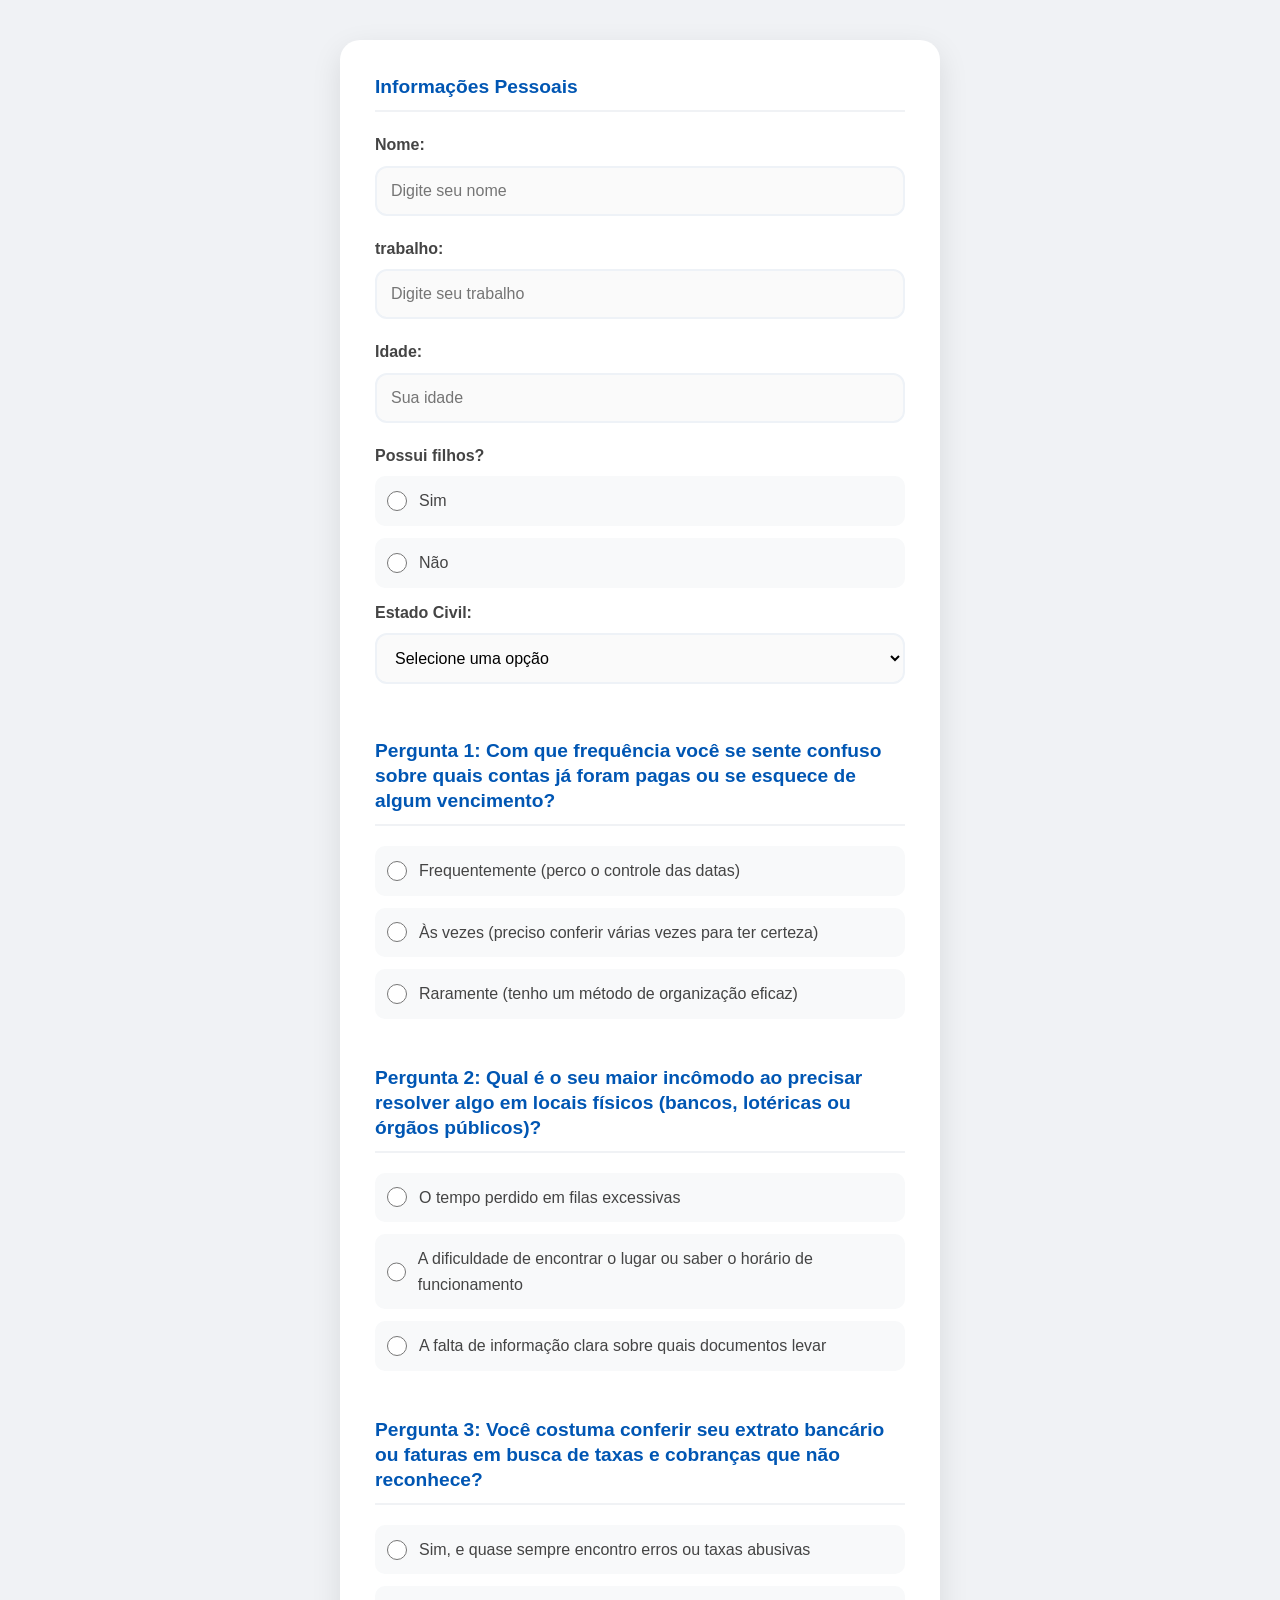
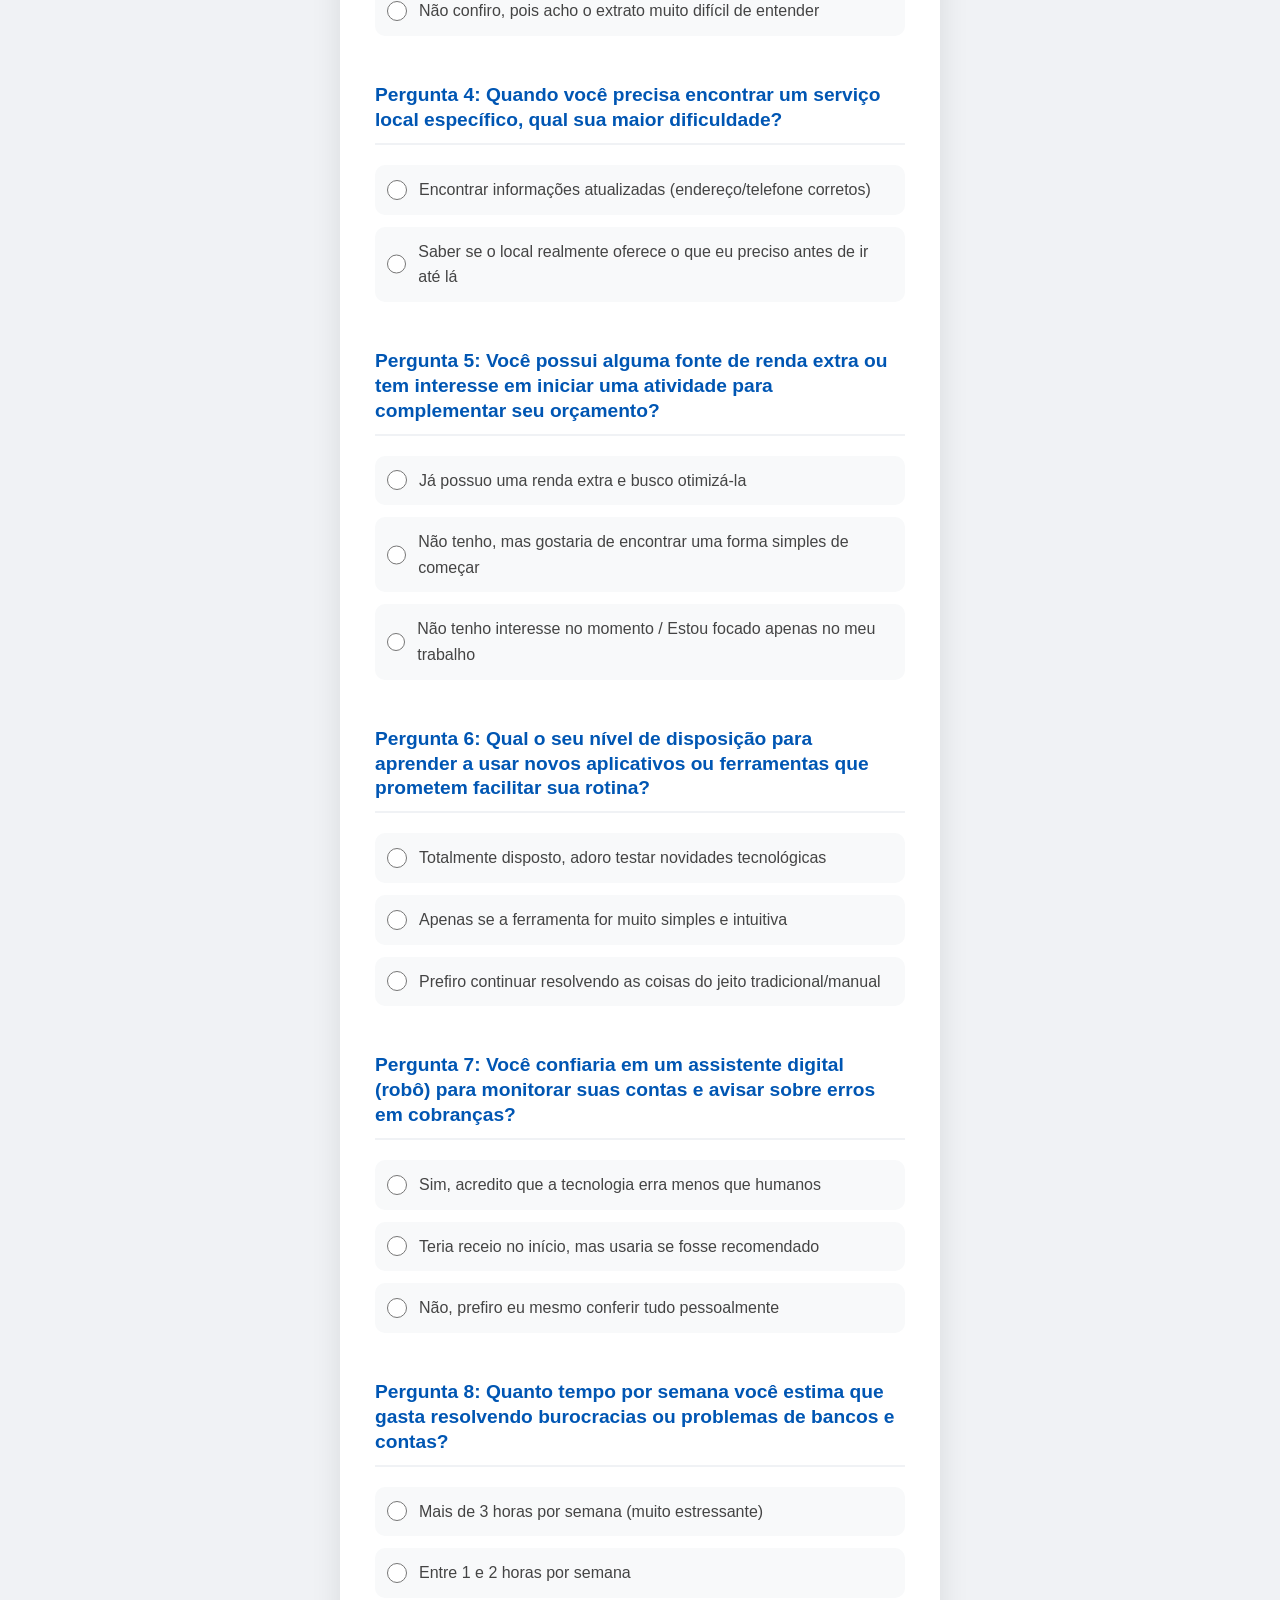
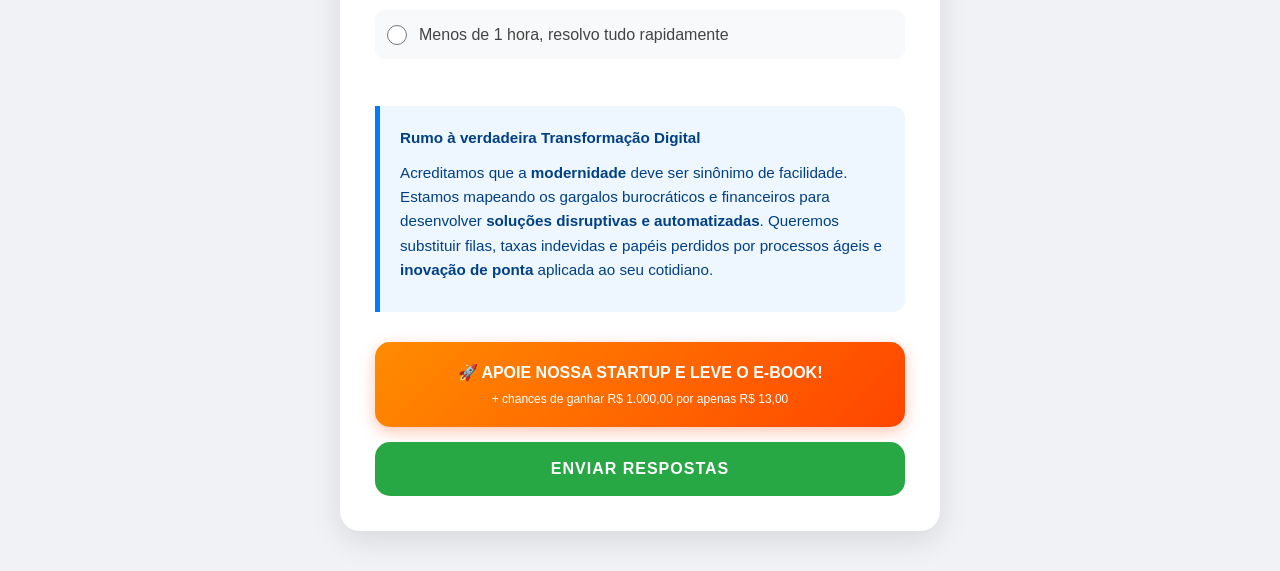
<file: index.html>
<!DOCTYPE html>
<html lang="pt-br">
<head>
    <meta charset="UTF-8">
    <meta name="viewport" content="width=device-width, initial-scale=1.0">
    <title>Questionário</title>
    <link rel="stylesheet" href="style.css">
</head>
<body>

    <form id="meuQuestionario" action="https://formspree.io/f/mdawlnnp" method="POST">
        <input type="hidden" name="_next" value="https://portalintel.github.io/portal-inteligente-A/">

        <fieldset>
            <legend>Informações Pessoais</legend>
            <label for="nome">Nome:</label>
            <input type="text" id="nome" name="nome" placeholder="Digite seu nome" required>

            <label for="trabalho">trabalho:</label>
            <input type="text" id="trabalho" trabalho="trabalho" placeholder="Digite seu trabalho" required>
            
            <label for="idade">Idade:</label>
            <input type="number" id="idade" name="idade" placeholder="Sua idade" required>

            <label for="filhos">Possui filhos?</label>
            <div class="radio-group">
                <input type="radio" id="filhos_sim" name="filhos" value="sim" required>
                <label for="filhos_sim">Sim</label>
            </div>
            <div class="radio-group">
                <input type="radio" id="filhos_nao" name="filhos" value="nao" required>
                <label for="filhos_nao">Não</label>
            </div>

            <label for="estado_civil">Estado Civil:</label>
            <select id="estado_civil" name="estado_civil" required>
                <option value="" disabled selected>Selecione uma opção</option>
                <option value="solteiro">Solteiro(a)</option>
                <option value="casado">Casado(a)</option>
                <option value="divorciado">Divorciado(a)</option>
                <option value="viuvo">Viúvo(a)</option>
            </select>
        </fieldset>

        <fieldset>
    <legend>Pergunta 1: Com que frequência você se sente confuso sobre quais contas já foram pagas ou se esquece de algum vencimento?</legend>
    <div class="radio-group">
        <input type="radio" id="frequente" name="gestao_contas" value="frequente" required>
        <label for="frequente">Frequentemente (perco o controle das datas)</label>
    </div>
    <div class="radio-group">
        <input type="radio" id="as_vezes" name="gestao_contas" value="as_vezes" required>
        <label for="as_vezes">Às vezes (preciso conferir várias vezes para ter certeza)</label>
    </div>
    <div class="radio-group">
        <input type="radio" id="raro" name="gestao_contas" value="raro" required>
        <label for="raro">Raramente (tenho um método de organização eficaz)</label>
    </div>
</fieldset>

        
       <fieldset>
    <legend>Pergunta 2: Qual é o seu maior incômodo ao precisar resolver algo em locais físicos (bancos, lotéricas ou órgãos públicos)?</legend>
    <div class="radio-group">
        <input type="radio" id="tempo" name="burocracia_fisica" value="tempo" required>
        <label for="tempo">O tempo perdido em filas excessivas</label>
    </div>
    <div class="radio-group">
        <input type="radio" id="localizacao" name="burocracia_fisica" value="localizacao" required>
        <label for="localizacao">A dificuldade de encontrar o lugar ou saber o horário de funcionamento</label>
    </div>
    <div class="radio-group">
        <input type="radio" id="informacao" name="burocracia_fisica" value="informacao" required>
        <label for="informacao">A falta de informação clara sobre quais documentos levar</label>
    </div>
</fieldset>

        <fieldset>
    <legend>Pergunta 3: Você costuma conferir seu extrato bancário ou faturas em busca de taxas e cobranças que não reconhece?</legend>
    <div class="radio-group">
        <input type="radio" id="sim_sempre" name="taxas_indevidas" value="sim_sempre" required>
        <label for="sim_sempre">Sim, e quase sempre encontro erros ou taxas abusivas</label>
    </div>
    <div class="radio-group">
        <input type="radio" id="nao_confio" name="taxas_indevidas" value="nao_confio" required>
        <label for="nao_confio">Não confiro, pois acho o extrato muito difícil de entender</label>
    </div>
</fieldset>

        <fieldset>
    <legend>Pergunta 4: Quando você precisa encontrar um serviço local específico, qual sua maior dificuldade?</legend>
    <div class="radio-group">
        <input type="radio" id="desatualizado" name="localizacao" value="desatualizado" required>
        <label for="desatualizado">Encontrar informações atualizadas (endereço/telefone corretos)</label>
    </div>
    <div class="radio-group">
        <input type="radio" id="confuso" name="localizacao" value="confuso" required>
        <label for="confuso">Saber se o local realmente oferece o que eu preciso antes de ir até lá</label>
    </div>
</fieldset>

        <fieldset>
    <legend>Pergunta 5: Você possui alguma fonte de renda extra ou tem interesse em iniciar uma atividade para complementar seu orçamento?</legend>
    <div class="radio-group">
        <input type="radio" id="ja_possuo" name="renda_extra" value="ja_possuo" required>
        <label for="ja_possuo">Já possuo uma renda extra e busco otimizá-la</label>
    </div>
    <div class="radio-group">
        <input type="radio" id="tenho_interesse" name="renda_extra" value="tenho_interesse" required>
        <label for="tenho_interesse">Não tenho, mas gostaria de encontrar uma forma simples de começar</label>
    </div>
    <div class="radio-group">
        <input type="radio" id="sem_tempo" name="renda_extra" value="sem_tempo" required>
        <label for="sem_tempo">Não tenho interesse no momento / Estou focado apenas no meu trabalho</label>
    </div>
</fieldset>

        <fieldset>
    <legend>Pergunta 6: Qual o seu nível de disposição para aprender a usar novos aplicativos ou ferramentas que prometem facilitar sua rotina?</legend>
    <div class="radio-group">
        <input type="radio" id="disposto_total" name="aprender_tecnologia" value="total" required>
        <label for="disposto_total">Totalmente disposto, adoro testar novidades tecnológicas</label>
    </div>
    <div class="radio-group">
        <input type="radio" id="disposto_se_facil" name="aprender_tecnologia" value="se_facil" required>
        <label for="disposto_se_facil">Apenas se a ferramenta for muito simples e intuitiva</label>
    </div>
    <div class="radio-group">
        <input type="radio" id="prefiro_manual" name="aprender_tecnologia" value="manual" required>
        <label for="prefiro_manual">Prefiro continuar resolvendo as coisas do jeito tradicional/manual</label>
    </div>
</fieldset>

        <fieldset>
    <legend>Pergunta 7: Você confiaria em um assistente digital (robô) para monitorar suas contas e avisar sobre erros em cobranças?</legend>
    <div class="radio-group">
        <input type="radio" id="confio_sim" name="confianca_ia" value="sim" required>
        <label for="confio_sim">Sim, acredito que a tecnologia erra menos que humanos</label>
    </div>
    <div class="radio-group">
        <input type="radio" id="confio_parcial" name="confianca_ia" value="parcial" required>
        <label for="confio_parcial">Teria receio no início, mas usaria se fosse recomendado</label>
    </div>
    <div class="radio-group">
        <input type="radio" id="nao_confio" name="confianca_ia" value="nao" required>
        <label for="nao_confio">Não, prefiro eu mesmo conferir tudo pessoalmente</label>
    </div>
</fieldset>

        <fieldset>
    <legend>Pergunta 8: Quanto tempo por semana você estima que gasta resolvendo burocracias ou problemas de bancos e contas?</legend>
    <div class="radio-group">
        <input type="radio" id="muito_tempo" name="tempo_gasto" value="muito" required>
        <label for="muito_tempo">Mais de 3 horas por semana (muito estressante)</label>
    </div>
    <div class="radio-group">
        <input type="radio" id="tempo_medio" name="tempo_gasto" value="medio" required>
        <label for="tempo_medio">Entre 1 e 2 horas por semana</label>
    </div>
    <div class="radio-group">
        <input type="radio" id="pouco_tempo" name="tempo_gasto" value="pouco" required>
        <label for="pouco_tempo">Menos de 1 hora, resolvo tudo rapidamente</label>
    </div>
</fieldset>

        <div class="mission-box">
    <p><strong>Rumo à verdadeira Transformação Digital</strong></p>
    <p>Acreditamos que a <strong>modernidade</strong> deve ser sinônimo de facilidade. Estamos mapeando os gargalos burocráticos e financeiros para desenvolver <strong>soluções disruptivas e automatizadas</strong>. Queremos substituir filas, taxas indevidas e papéis perdidos por processos ágeis e <strong>inovação de ponta</strong> aplicada ao seu cotidiano.</p>
</div>

        <div class="button-stack">
            <a href="https://portalintel.github.io/portal-inteligente-A/" class="btn-oferta" target="_blank">
    🚀 APOIE NOSSA STARTUP E LEVE O E-BOOK!<br>
    <small>+ chances de ganhar R$ 1.000,00 por apenas R$ 13,00</small>
        </a>
            <button type="submit">Enviar Respostas</button>
        </div>
    </form>
</body>
</html>
</file>
<file: style.css>
/* 1. Reset e Base Profissional */
* { 
    box-sizing: border-box; 
    margin: 0; 
    padding: 0; 
}

body { 
    font-family: 'Segoe UI', Roboto, Helvetica, Arial, sans-serif; 
    background-color: #f0f2f5; 
    padding: 40px 20px; 
    line-height: 1.6;
    color: #333;
}

/* 2. Formulário - Cartão Centralizado */
form { 
    max-width: 600px; 
    margin: 0 auto; 
    background: #ffffff; 
    padding: 35px; 
    border-radius: 20px; 
    box-shadow: 0 10px 30px rgba(0,0,0,0.1); 
}

/* 3. Estilização de Títulos e Legendas */
legend { 
    font-weight: 800; 
    font-size: 1.2rem; 
    margin-bottom: 20px; 
    color: #0056b3;
    padding: 0 10px 10px 0;
    border-bottom: 2px solid #f0f2f5;
    width: 100%;
    line-height: 1.3;
}

fieldset { 
    border: none; 
    margin-bottom: 35px; 
}

/* 4. Labels e Entradas de Texto */
label { 
    display: block; 
    margin-bottom: 8px; 
    font-weight: 600; 
    color: #444; 
}

input[type="text"], 
input[type="number"], 
select { 
    width: 100%; 
    padding: 14px; 
    border: 2px solid #eef2f7; 
    border-radius: 12px; 
    font-size: 16px; 
    margin-bottom: 20px;
    background-color: #fafafa;
    transition: all 0.3s ease;
}

input:focus, select:focus { 
    outline: none; 
    border-color: #007bff; 
    background-color: #fff;
    box-shadow: 0 0 8px rgba(0,123,255,0.1);
}

/* 5. Grupos de Opções (Radio Buttons) */
.radio-group { 
    display: flex; 
    align-items: center; 
    gap: 12px; 
    margin-bottom: 12px; 
    padding: 12px;
    border-radius: 10px;
    background-color: #f8f9fa;
    transition: background 0.2s;
    cursor: pointer;
}

.radio-group:hover {
    background-color: #e9ecef;
}

.radio-group label {
    margin-bottom: 0;
    cursor: pointer;
    font-weight: 500;
}

input[type="radio"] { 
    width: 20px; 
    height: 20px; 
    cursor: pointer; 
    accent-color: #007bff; /* Cor do rádio moderna */
}

/* 6. Caixa de Missão/Inovação */
.mission-box {
    background-color: #eef6ff;
    border-left: 5px solid #007bff;
    padding: 20px;
    margin: 30px 0;
    border-radius: 0 12px 12px 0;
}

.mission-box p {
    font-size: 0.95rem;
    color: #004085;
    margin-bottom: 10px;
}

/* 7. Empilhamento de Botões */
.button-stack {
    display: flex;
    flex-direction: column;
    gap: 15px;
    margin-top: 20px;
}

/* Estilo Base para os Botões */
.btn-oferta, 
button[type="submit"] {
    width: 100%;
    padding: 18px;
    border-radius: 15px;
    text-align: center;
    font-weight: bold;
    font-size: 16px;
    text-decoration: none;
    border: none;
    cursor: pointer;
    transition: all 0.3s ease;
    display: block;
}

/* Botão de Oferta (E-book) */
.btn-oferta {
    background: linear-gradient(135deg, #ff8c00 0%, #ff4500 100%);
    color: white;
    box-shadow: 0 5px 15px rgba(255, 69, 0, 0.3);
}

.btn-oferta small {
    font-size: 12px;
    font-weight: normal;
    display: block;
    margin-top: 4px;
}

/* Botão Enviar Respostas */
button[type="submit"] {
    background-color: #28a745; /* Verde para "sucesso/enviar" */
    color: white;
    text-transform: uppercase;
    letter-spacing: 1px;
}

/* Efeitos de Hover */
.btn-oferta:hover {
    transform: translateY(-3px);
    box-shadow: 0 8px 20px rgba(255, 69, 0, 0.4);
    filter: brightness(1.1);
}

button[type="submit"]:hover {
    background-color: #218838;
    transform: translateY(-3px);
    box-shadow: 0 8px 20px rgba(40, 167, 69, 0.3);
}

/* Responsividade para Celulares */
@media (max-width: 480px) {
    body { padding: 20px 10px; }
    form { padding: 20px; }
    legend { font-size: 1.1rem; }
}
</file>
